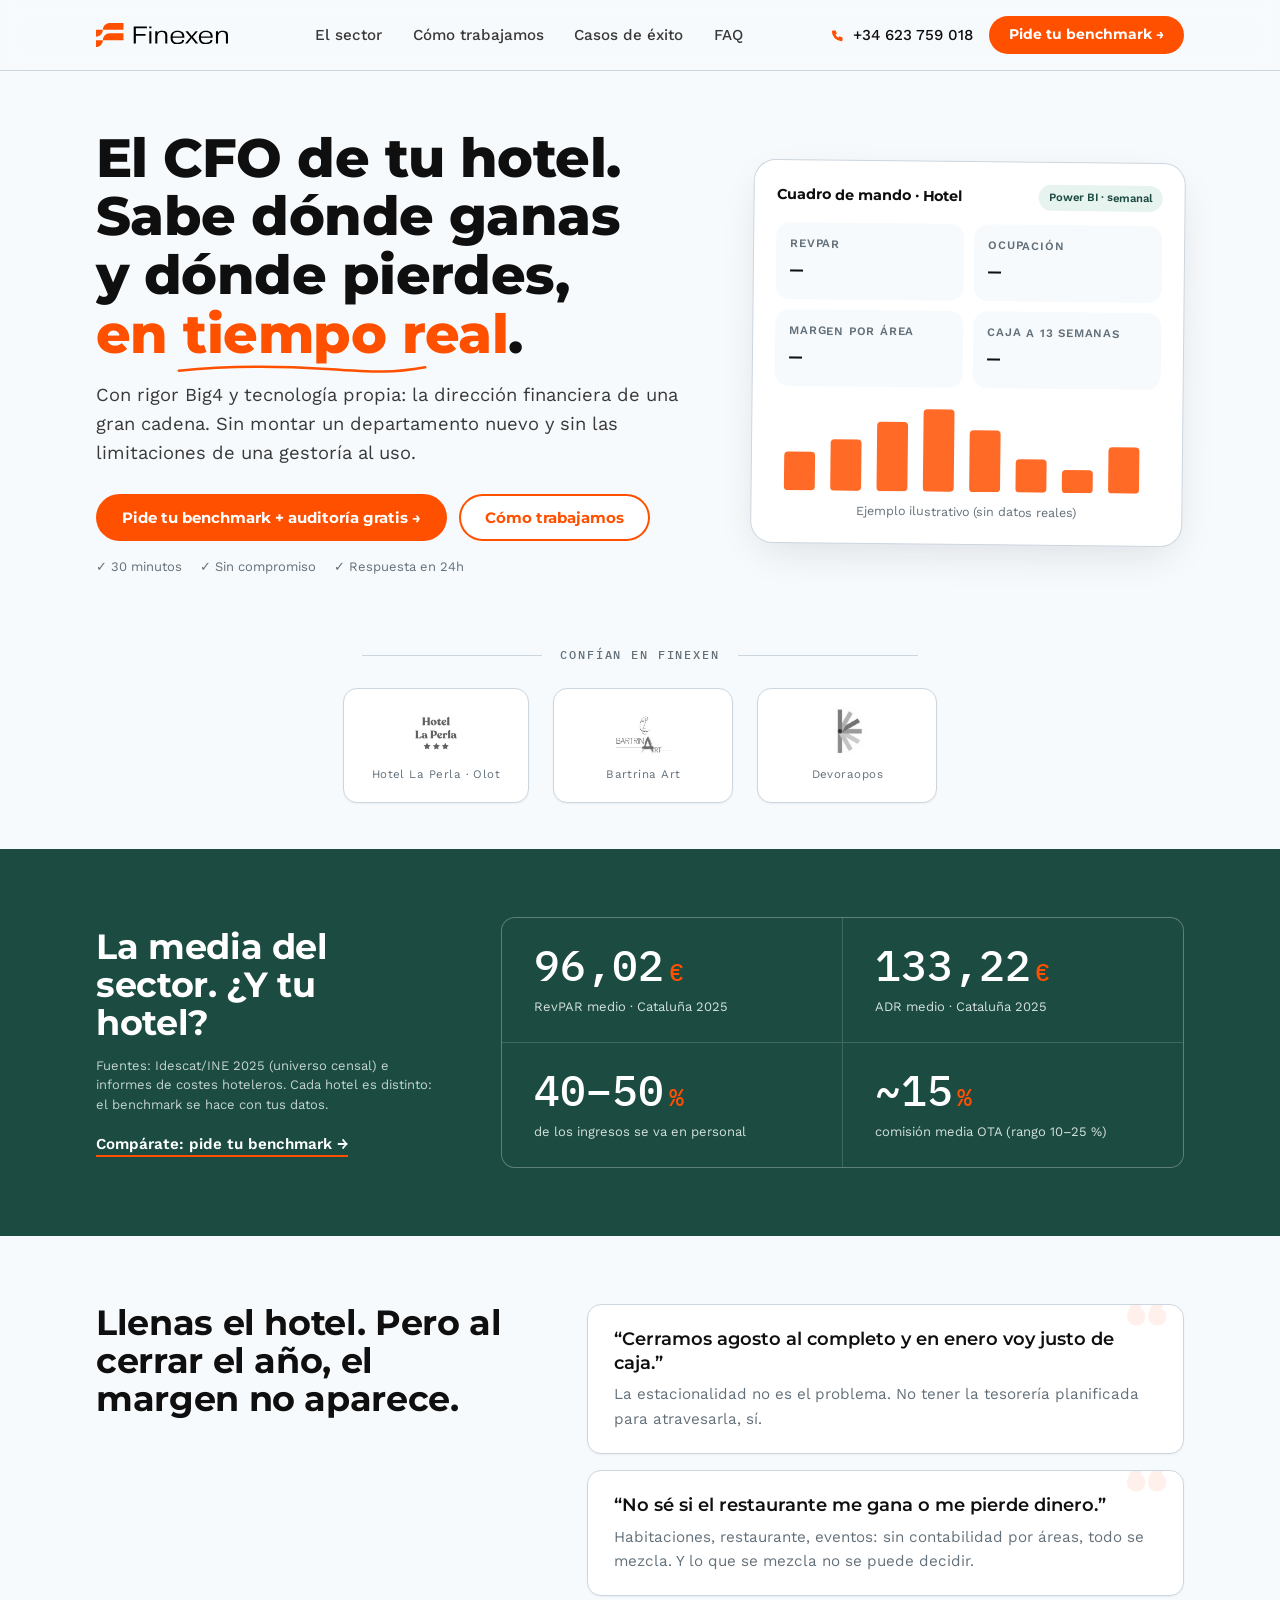
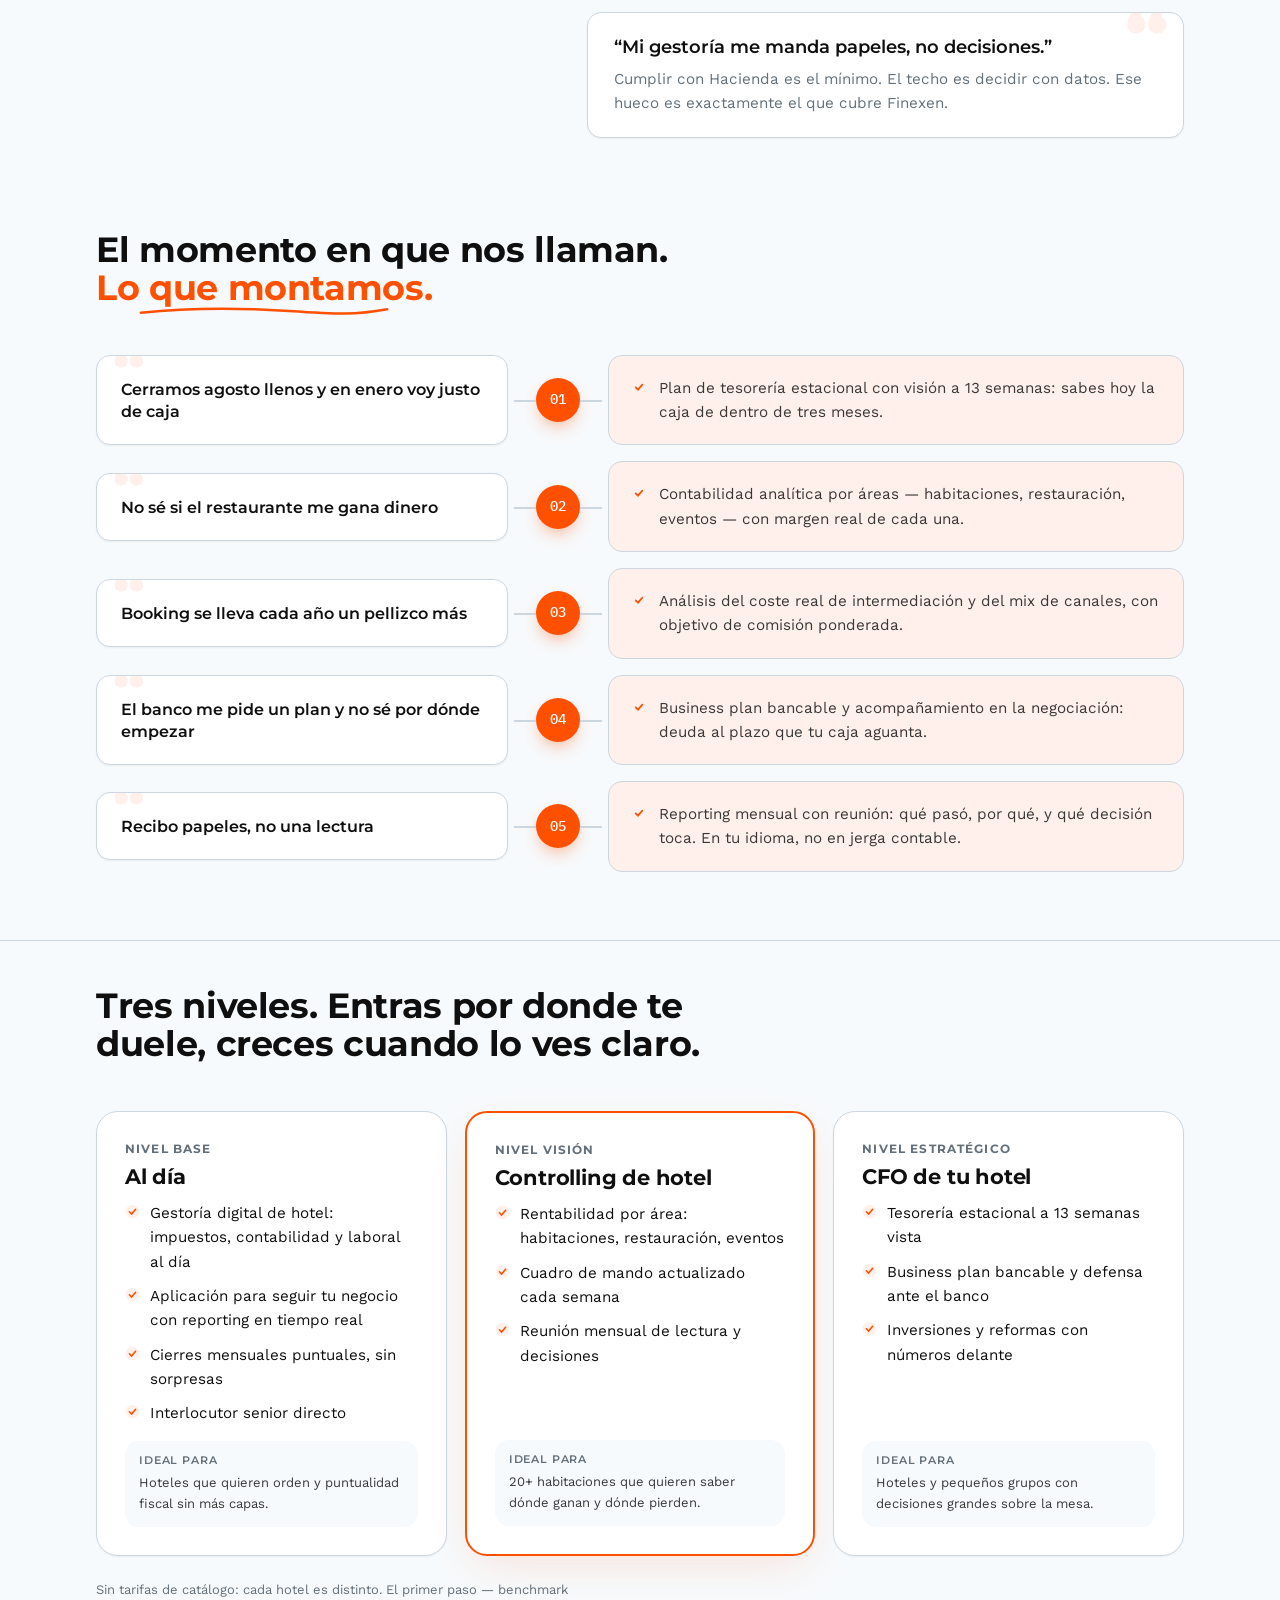
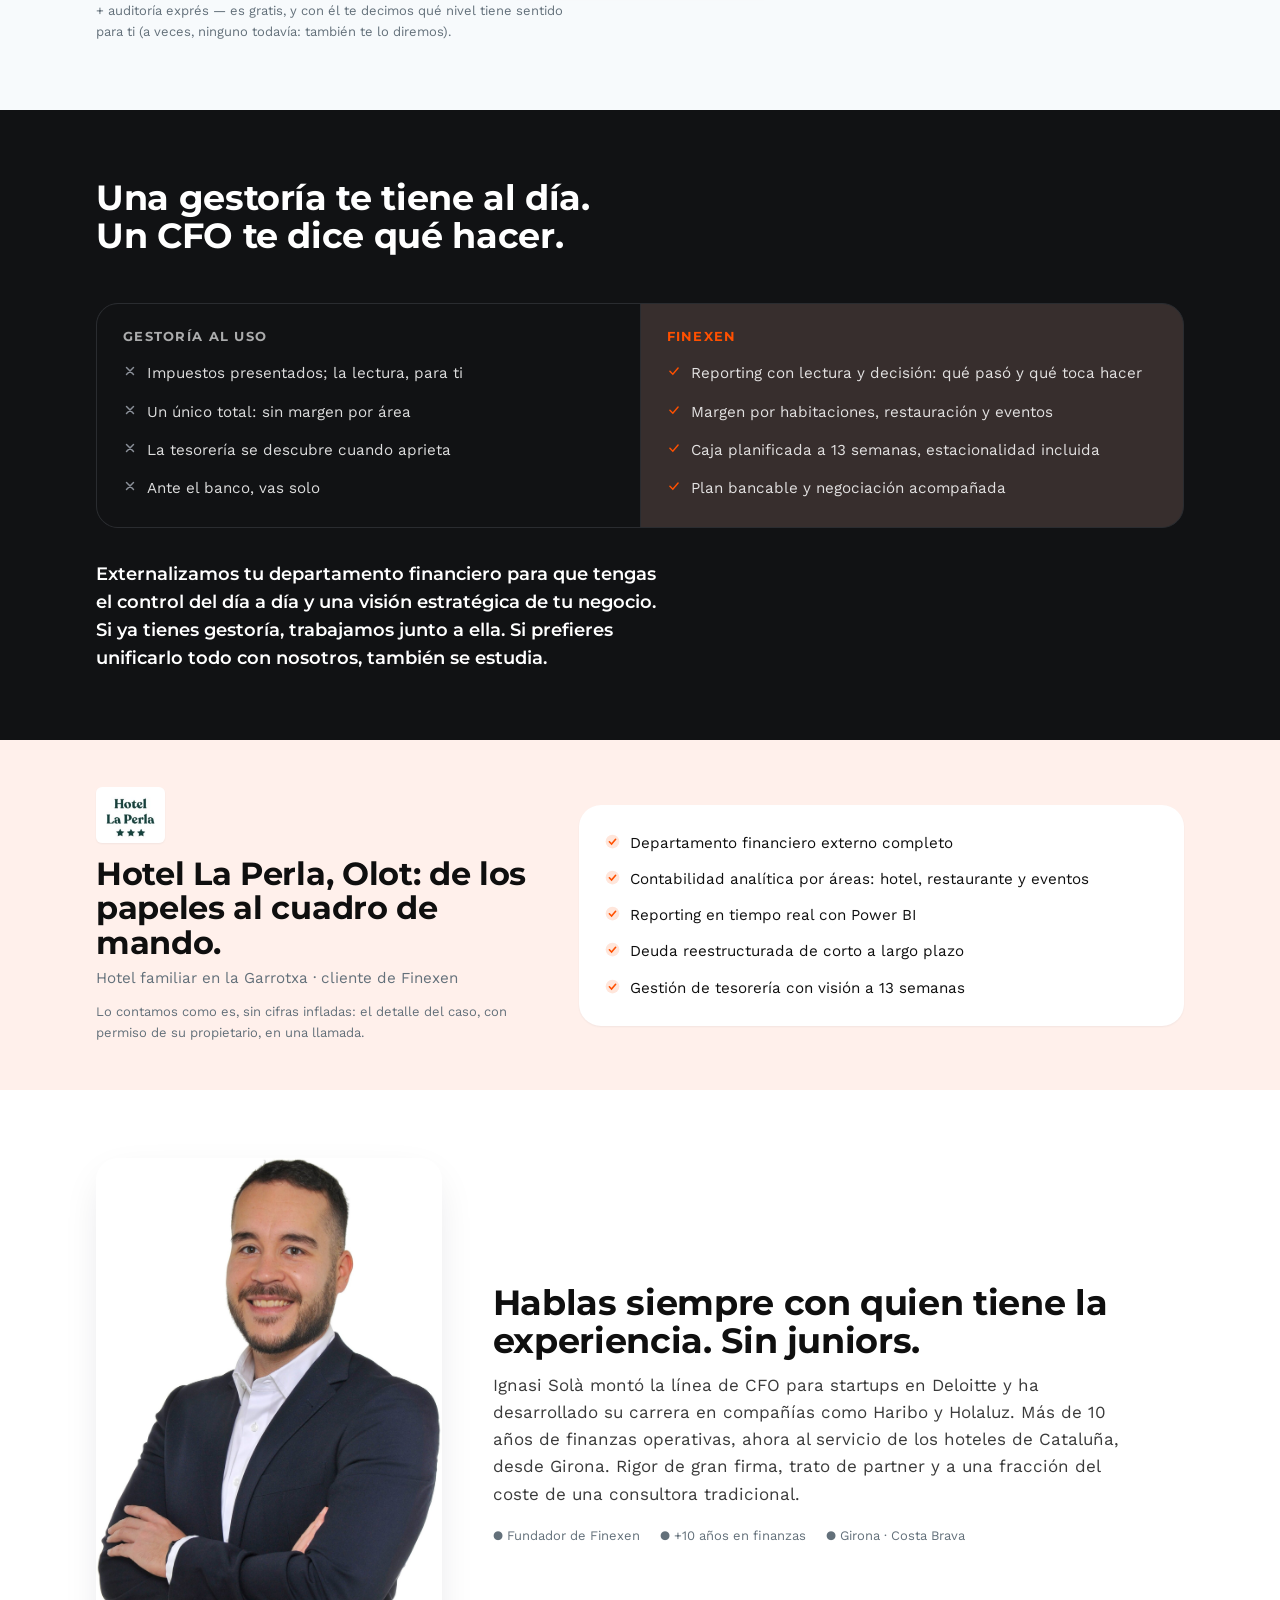
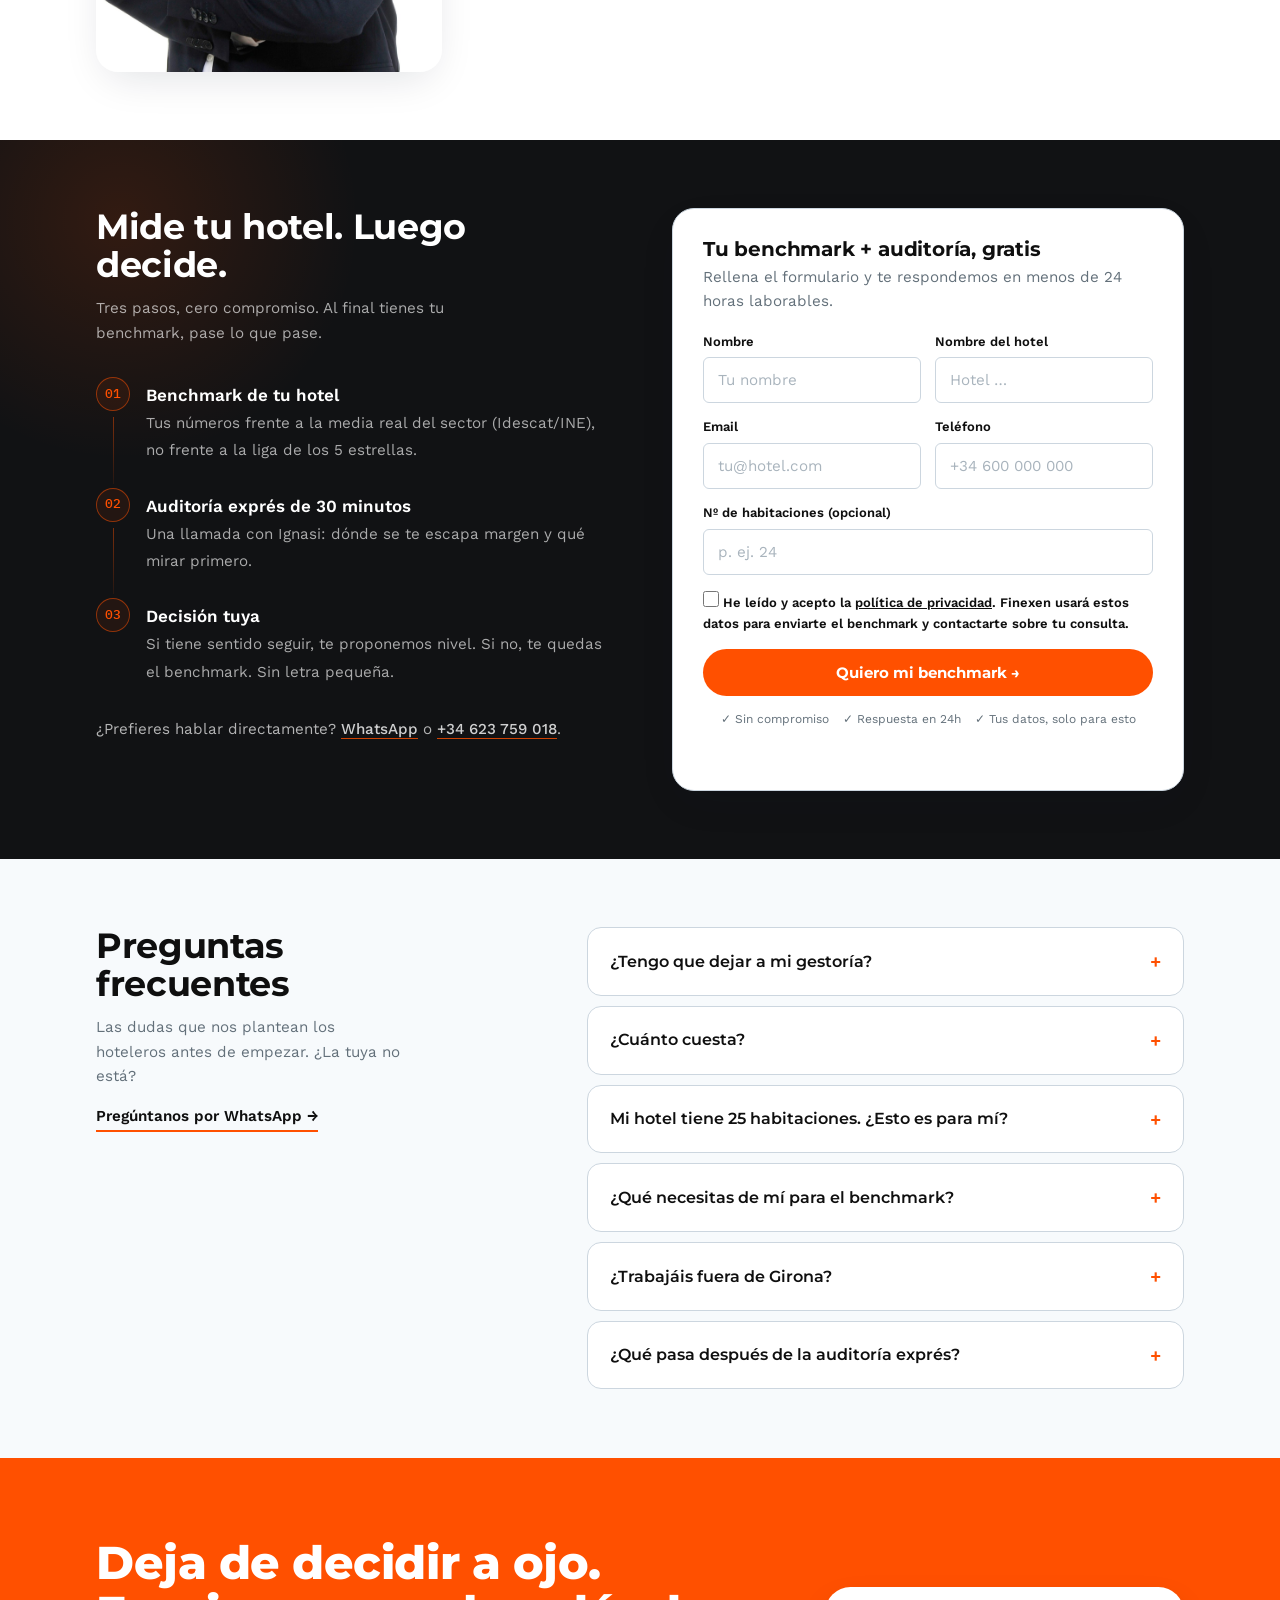
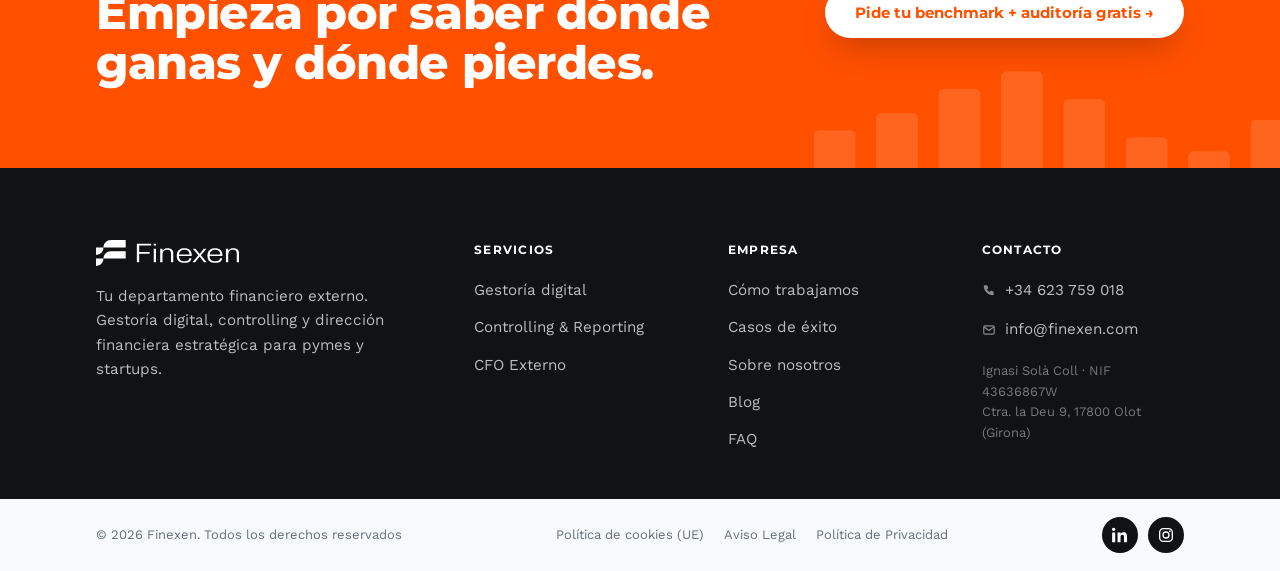
<file: index.html>
<!DOCTYPE html>
<html lang="es">
<head>
<meta charset="UTF-8">
<meta name="viewport" content="width=device-width, initial-scale=1.0">
<title>Finexen · El CFO de tu hotel</title>
<meta name="description" content="Dirección financiera para hoteles independientes de Cataluña. Benchmark y auditoría exprés gratis.">
<link rel="preconnect" href="https://fonts.googleapis.com">
<link rel="preconnect" href="https://fonts.gstatic.com" crossorigin>
<link href="https://fonts.googleapis.com/css2?family=Montserrat:wght@600;700;800&family=Work+Sans:wght@400;500;600&family=IBM+Plex+Mono:wght@500&display=swap" rel="stylesheet">
<link rel="stylesheet" href="styles.css">
<link rel="icon" href="assets/logo_finexen.svg" type="image/svg+xml">
</head>
<body>

<!-- NAV -->
<nav class="nav" aria-label="Principal">
  <div class="wrap">
    <a class="brand" href="#top" aria-label="Finexen — inicio"><img src="assets/logo_finexen.svg" alt="Finexen" width="140" height="26"></a>
    <div class="links">
      <a href="#datos">El sector</a>
      <a href="#niveles">Cómo trabajamos</a>
      <a href="#caso">Casos de éxito</a>
      <a href="#faq">FAQ</a>
    </div>
    <div class="acts">
      <a class="tel" href="tel:+34623759018" data-ev="contact_click">
        <svg width="15" height="15" viewBox="0 0 24 24" fill="none" aria-hidden="true"><path d="M5 4h4l2 5-2.5 1.5a11 11 0 0 0 5 5L15 13l5 2v4a2 2 0 0 1-2 2A16 16 0 0 1 3 6a2 2 0 0 1 2-2Z" fill="#FF5000"/></svg>
        <span>+34 623 759 018</span></a>
      <a class="btn btn-p" href="#benchmark">Pide tu benchmark →</a>
    </div>
  </div>
</nav>

<main id="top">

<!-- HERO -->
<header class="hero">
  <div class="wrap">
    <div>
      <h1>El CFO de tu hotel. Sabe dónde ganas y dónde pierdes, <span class="hl">en tiempo real</span>.</h1>
      <p class="lede">Con rigor Big4 y tecnología propia: la dirección financiera de una gran cadena. Sin montar un departamento nuevo y sin las limitaciones de una gestoría al uso.</p>
      <div class="ctas">
        <a class="btn btn-p" href="#benchmark">Pide tu benchmark + auditoría gratis →</a>
        <a class="btn btn-g" href="#niveles">Cómo trabajamos</a>
      </div>
      <div class="micro"><span>✓ 30 minutos</span><span>✓ Sin compromiso</span><span>✓ Respuesta en 24h</span></div>
    </div>
    <figure class="dash" aria-label="Ejemplo de cuadro de mando de hotel (ilustrativo)">
      <div class="dh"><b>Cuadro de mando · Hotel</b><span>Power BI · semanal</span></div>
      <div class="kpis">
        <div class="kpi"><small>RevPAR</small><b>—</b></div>
        <div class="kpi"><small>Ocupación</small><b>—</b></div>
        <div class="kpi"><small>Margen por área</small><b>—</b></div>
        <div class="kpi"><small>Caja a 13 semanas</small><b>—</b></div>
      </div>
      <svg viewBox="0 0 300 70" width="100%" height="70" aria-hidden="true">
        <g fill="#FF5000" opacity=".85">
          <rect x="8"  y="40" width="24" height="30" rx="3"/><rect x="44" y="30" width="24" height="40" rx="3"/>
          <rect x="80" y="16" width="24" height="54" rx="3"/><rect x="116" y="6" width="24" height="64" rx="3"/>
          <rect x="152" y="22" width="24" height="48" rx="3"/><rect x="188" y="44" width="24" height="26" rx="3"/>
          <rect x="224" y="52" width="24" height="18" rx="3"/><rect x="260" y="34" width="24" height="36" rx="3"/>
        </g>
      </svg>
      <figcaption class="cap">Ejemplo ilustrativo (sin datos reales)</figcaption>
    </figure>
  </div>
</header>

<!-- CLIENTES -->
<section class="clientes" aria-label="Clientes que confían en Finexen">
  <div class="wrap">
    <p class="tag">Confían en Finexen</p>
    <div class="logos">
      <figure>
        <img src="assets/logo_laperla.jpg" alt="Hotel La Perla" loading="lazy" decoding="async">
        <figcaption>Hotel La Perla · Olot</figcaption>
      </figure>
      <figure>
        <img src="assets/logo_bartrina.jpg" alt="Bartrina Art" loading="lazy" decoding="async">
        <figcaption>Bartrina Art</figcaption>
      </figure>
      <figure>
        <img src="assets/logo_devoraopos.jpg" alt="Devoraopos" loading="lazy" decoding="async">
        <figcaption>Devoraopos</figcaption>
      </figure>
    </div>
  </div>
</section>

<!-- STATS SECTOR -->
<section class="stats" id="datos" aria-label="Datos del sector">
  <div class="wrap">
    <div class="intro" data-rv>
      <h2>La media del sector. ¿Y tu hotel?</h2>
      <p class="src">Fuentes: Idescat/INE 2025 (universo censal) e informes de costes hoteleros. Cada hotel es distinto: el benchmark se hace con tus datos.</p>
      <a href="#benchmark">Compárate: pide tu benchmark →</a>
    </div>
    <div class="figs" data-rv>
      <div class="fig"><b>96,02<i>€</i></b><small>RevPAR medio · Cataluña 2025</small></div>
      <div class="fig"><b>133,22<i>€</i></b><small>ADR medio · Cataluña 2025</small></div>
      <div class="fig"><b>40–50<i>%</i></b><small>de los ingresos se va en personal</small></div>
      <div class="fig"><b>~15<i>%</i></b><small>comisión media OTA (rango 10–25 %)</small></div>
    </div>
  </div>
</section>

<!-- VOCES -->
<section class="voces">
  <div class="wrap">
    <div class="head">
      <h2>Llenas el hotel. Pero al cerrar el año, el margen no aparece.</h2>
    </div>
    <div class="list">
      <div class="voz" data-rv>
        <blockquote>“Cerramos agosto al completo y en enero voy justo de caja.”</blockquote>
        <p>La estacionalidad no es el problema. No tener la tesorería planificada para atravesarla, sí.</p>
      </div>
      <div class="voz" data-rv>
        <blockquote>“No sé si el restaurante me gana o me pierde dinero.”</blockquote>
        <p>Habitaciones, restaurante, eventos: sin contabilidad por áreas, todo se mezcla. Y lo que se mezcla no se puede decidir.</p>
      </div>
      <div class="voz" data-rv>
        <blockquote>“Mi gestoría me manda papeles, no decisiones.”</blockquote>
        <p>Cumplir con Hacienda es el mínimo. El techo es decidir con datos. Ese hueco es exactamente el que cubre Finexen.</p>
      </div>
    </div>
  </div>
</section>

<!-- TABLA FIRMA -->
<section class="tabla" aria-label="Cuándo nos llaman los hoteles">
  <div class="wrap">
    <div class="head">
      <h2>El momento en que nos llaman. <span class="hl">Lo que montamos.</span></h2>
    </div>
    <ol class="flow">
      <li data-rv>
        <div class="sit"><p>Cerramos agosto llenos y en enero voy justo de caja</p></div>
        <span class="node">01</span>
        <div class="sol"><svg width="16" height="16" viewBox="0 0 24 24" aria-hidden="true"><circle cx="12" cy="12" r="11" fill="#FFF0EB"/><path d="M7 12.5 10.5 16 17 8.5" stroke="#FF5000" stroke-width="2.5" fill="none" stroke-linecap="round"/></svg><p>Plan de tesorería estacional con visión a 13 semanas: sabes hoy la caja de dentro de tres meses.</p></div>
      </li>
      <li data-rv>
        <div class="sit"><p>No sé si el restaurante me gana dinero</p></div>
        <span class="node">02</span>
        <div class="sol"><svg width="16" height="16" viewBox="0 0 24 24" aria-hidden="true"><circle cx="12" cy="12" r="11" fill="#FFF0EB"/><path d="M7 12.5 10.5 16 17 8.5" stroke="#FF5000" stroke-width="2.5" fill="none" stroke-linecap="round"/></svg><p>Contabilidad analítica por áreas — habitaciones, restauración, eventos — con margen real de cada una.</p></div>
      </li>
      <li data-rv>
        <div class="sit"><p>Booking se lleva cada año un pellizco más</p></div>
        <span class="node">03</span>
        <div class="sol"><svg width="16" height="16" viewBox="0 0 24 24" aria-hidden="true"><circle cx="12" cy="12" r="11" fill="#FFF0EB"/><path d="M7 12.5 10.5 16 17 8.5" stroke="#FF5000" stroke-width="2.5" fill="none" stroke-linecap="round"/></svg><p>Análisis del coste real de intermediación y del mix de canales, con objetivo de comisión ponderada.</p></div>
      </li>
      <li data-rv>
        <div class="sit"><p>El banco me pide un plan y no sé por dónde empezar</p></div>
        <span class="node">04</span>
        <div class="sol"><svg width="16" height="16" viewBox="0 0 24 24" aria-hidden="true"><circle cx="12" cy="12" r="11" fill="#FFF0EB"/><path d="M7 12.5 10.5 16 17 8.5" stroke="#FF5000" stroke-width="2.5" fill="none" stroke-linecap="round"/></svg><p>Business plan bancable y acompañamiento en la negociación: deuda al plazo que tu caja aguanta.</p></div>
      </li>
      <li data-rv>
        <div class="sit"><p>Recibo papeles, no una lectura</p></div>
        <span class="node">05</span>
        <div class="sol"><svg width="16" height="16" viewBox="0 0 24 24" aria-hidden="true"><circle cx="12" cy="12" r="11" fill="#FFF0EB"/><path d="M7 12.5 10.5 16 17 8.5" stroke="#FF5000" stroke-width="2.5" fill="none" stroke-linecap="round"/></svg><p>Reporting mensual con reunión: qué pasó, por qué, y qué decisión toca. En tu idioma, no en jerga contable.</p></div>
      </li>
    </ol>
  </div>
</section>

<!-- NIVELES -->
<section class="niv" id="niveles">
  <div class="wrap">
    <div class="head">
      <h2>Tres niveles. Entras por donde te duele, creces cuando lo ves claro.</h2>
    </div>
    <div class="grid">
      <div class="ncard" data-rv>
        <span class="tier">Nivel base</span>
        <h3>Al día</h3>
        <ul>
          <li class="k"><svg width="15" height="15" viewBox="0 0 24 24" aria-hidden="true"><circle cx="12" cy="12" r="11" fill="#FFF0EB"/><path d="M7 12.5 10.5 16 17 8.5" stroke="#FF5000" stroke-width="2.5" fill="none" stroke-linecap="round"/></svg>Gestoría digital de hotel: impuestos, contabilidad y laboral al día</li>
          <li class="k"><svg width="15" height="15" viewBox="0 0 24 24" aria-hidden="true"><circle cx="12" cy="12" r="11" fill="#FFF0EB"/><path d="M7 12.5 10.5 16 17 8.5" stroke="#FF5000" stroke-width="2.5" fill="none" stroke-linecap="round"/></svg>Aplicación para seguir tu negocio con reporting en tiempo real</li>
          <li class="k"><svg width="15" height="15" viewBox="0 0 24 24" aria-hidden="true"><circle cx="12" cy="12" r="11" fill="#FFF0EB"/><path d="M7 12.5 10.5 16 17 8.5" stroke="#FF5000" stroke-width="2.5" fill="none" stroke-linecap="round"/></svg>Cierres mensuales puntuales, sin sorpresas</li>
          <li class="k"><svg width="15" height="15" viewBox="0 0 24 24" aria-hidden="true"><circle cx="12" cy="12" r="11" fill="#FFF0EB"/><path d="M7 12.5 10.5 16 17 8.5" stroke="#FF5000" stroke-width="2.5" fill="none" stroke-linecap="round"/></svg>Interlocutor senior directo</li>
        </ul>
        <div class="ideal"><b>Ideal para</b>Hoteles que quieren orden y puntualidad fiscal sin más capas.</div>
      </div>
      <div class="ncard f" data-rv>
        <span class="tier">Nivel visión</span>
        <h3>Controlling de hotel</h3>
        <ul>
          <li class="k"><svg width="15" height="15" viewBox="0 0 24 24" aria-hidden="true"><circle cx="12" cy="12" r="11" fill="#FFF0EB"/><path d="M7 12.5 10.5 16 17 8.5" stroke="#FF5000" stroke-width="2.5" fill="none" stroke-linecap="round"/></svg>Rentabilidad por área: habitaciones, restauración, eventos</li>
          <li class="k"><svg width="15" height="15" viewBox="0 0 24 24" aria-hidden="true"><circle cx="12" cy="12" r="11" fill="#FFF0EB"/><path d="M7 12.5 10.5 16 17 8.5" stroke="#FF5000" stroke-width="2.5" fill="none" stroke-linecap="round"/></svg>Cuadro de mando actualizado cada semana</li>
          <li class="k"><svg width="15" height="15" viewBox="0 0 24 24" aria-hidden="true"><circle cx="12" cy="12" r="11" fill="#FFF0EB"/><path d="M7 12.5 10.5 16 17 8.5" stroke="#FF5000" stroke-width="2.5" fill="none" stroke-linecap="round"/></svg>Reunión mensual de lectura y decisiones</li>
        </ul>
        <div class="ideal"><b>Ideal para</b>20+ habitaciones que quieren saber dónde ganan y dónde pierden.</div>
      </div>
      <div class="ncard" data-rv>
        <span class="tier">Nivel estratégico</span>
        <h3>CFO de tu hotel</h3>
        <ul>
          <li class="k"><svg width="15" height="15" viewBox="0 0 24 24" aria-hidden="true"><circle cx="12" cy="12" r="11" fill="#FFF0EB"/><path d="M7 12.5 10.5 16 17 8.5" stroke="#FF5000" stroke-width="2.5" fill="none" stroke-linecap="round"/></svg>Tesorería estacional a 13 semanas vista</li>
          <li class="k"><svg width="15" height="15" viewBox="0 0 24 24" aria-hidden="true"><circle cx="12" cy="12" r="11" fill="#FFF0EB"/><path d="M7 12.5 10.5 16 17 8.5" stroke="#FF5000" stroke-width="2.5" fill="none" stroke-linecap="round"/></svg>Business plan bancable y defensa ante el banco</li>
          <li class="k"><svg width="15" height="15" viewBox="0 0 24 24" aria-hidden="true"><circle cx="12" cy="12" r="11" fill="#FFF0EB"/><path d="M7 12.5 10.5 16 17 8.5" stroke="#FF5000" stroke-width="2.5" fill="none" stroke-linecap="round"/></svg>Inversiones y reformas con números delante</li>
        </ul>
        <div class="ideal"><b>Ideal para</b>Hoteles y pequeños grupos con decisiones grandes sobre la mesa.</div>
      </div>
    </div>
    <p class="nota">Sin tarifas de catálogo: cada hotel es distinto. El primer paso — benchmark + auditoría exprés — es gratis, y con él te decimos qué nivel tiene sentido para ti (a veces, ninguno todavía: también te lo diremos).</p>
  </div>
</section>

<!-- COMPARATIVA -->
<section class="comp">
  <div class="wrap">
    <div class="head">
      <h2>Una gestoría te tiene al día. Un CFO te dice qué hacer.</h2>
    </div>
    <div class="grid" data-rv>
      <div class="col">
        <h3>Gestoría al uso</h3>
        <ul>
          <li><svg width="14" height="14" viewBox="0 0 24 24" aria-hidden="true"><path d="M6 6l12 12M18 6 6 18" stroke="#8A8F98" stroke-width="2.5" stroke-linecap="round"/></svg>Impuestos presentados; la lectura, para ti</li>
          <li><svg width="14" height="14" viewBox="0 0 24 24" aria-hidden="true"><path d="M6 6l12 12M18 6 6 18" stroke="#8A8F98" stroke-width="2.5" stroke-linecap="round"/></svg>Un único total: sin margen por área</li>
          <li><svg width="14" height="14" viewBox="0 0 24 24" aria-hidden="true"><path d="M6 6l12 12M18 6 6 18" stroke="#8A8F98" stroke-width="2.5" stroke-linecap="round"/></svg>La tesorería se descubre cuando aprieta</li>
          <li><svg width="14" height="14" viewBox="0 0 24 24" aria-hidden="true"><path d="M6 6l12 12M18 6 6 18" stroke="#8A8F98" stroke-width="2.5" stroke-linecap="round"/></svg>Ante el banco, vas solo</li>
        </ul>
      </div>
      <div class="col">
        <h3>Finexen</h3>
        <ul>
          <li><svg width="14" height="14" viewBox="0 0 24 24" aria-hidden="true"><path d="M5 12.5 10 17.5 19 7" stroke="#FF5000" stroke-width="2.5" fill="none" stroke-linecap="round"/></svg>Reporting con lectura y decisión: qué pasó y qué toca hacer</li>
          <li><svg width="14" height="14" viewBox="0 0 24 24" aria-hidden="true"><path d="M5 12.5 10 17.5 19 7" stroke="#FF5000" stroke-width="2.5" fill="none" stroke-linecap="round"/></svg>Margen por habitaciones, restauración y eventos</li>
          <li><svg width="14" height="14" viewBox="0 0 24 24" aria-hidden="true"><path d="M5 12.5 10 17.5 19 7" stroke="#FF5000" stroke-width="2.5" fill="none" stroke-linecap="round"/></svg>Caja planificada a 13 semanas, estacionalidad incluida</li>
          <li><svg width="14" height="14" viewBox="0 0 24 24" aria-hidden="true"><path d="M5 12.5 10 17.5 19 7" stroke="#FF5000" stroke-width="2.5" fill="none" stroke-linecap="round"/></svg>Plan bancable y negociación acompañada</li>
        </ul>
      </div>
    </div>
    <p class="cierre">Externalizamos tu departamento financiero para que tengas el control del día a día y una visión estratégica de tu negocio. Si ya tienes gestoría, trabajamos junto a ella. Si prefieres unificarlo todo con nosotros, también se estudia.</p>
  </div>
</section>

<!-- CASO -->
<section class="caso" id="caso">
  <div class="wrap">
    <div>
      <img class="logo-caso" src="assets/logo_laperla.jpg" alt="Hotel La Perla" width="120" loading="lazy" decoding="async">
      <h2>Hotel La Perla, Olot: de los papeles al cuadro de mando.</h2>
      <p class="geo">Hotel familiar en la Garrotxa · cliente de Finexen</p>
      <p class="marco">Lo contamos como es, sin cifras infladas: el detalle del caso, con permiso de su propietario, en una llamada.</p>
    </div>
    <ul data-rv>
      <li class="k"><svg width="15" height="15" viewBox="0 0 24 24" aria-hidden="true"><circle cx="12" cy="12" r="11" fill="#FF5000" opacity=".14"/><path d="M7 12.5 10.5 16 17 8.5" stroke="#FF5000" stroke-width="2.5" fill="none" stroke-linecap="round"/></svg>Departamento financiero externo completo</li>
      <li class="k"><svg width="15" height="15" viewBox="0 0 24 24" aria-hidden="true"><circle cx="12" cy="12" r="11" fill="#FF5000" opacity=".14"/><path d="M7 12.5 10.5 16 17 8.5" stroke="#FF5000" stroke-width="2.5" fill="none" stroke-linecap="round"/></svg>Contabilidad analítica por áreas: hotel, restaurante y eventos</li>
      <li class="k"><svg width="15" height="15" viewBox="0 0 24 24" aria-hidden="true"><circle cx="12" cy="12" r="11" fill="#FF5000" opacity=".14"/><path d="M7 12.5 10.5 16 17 8.5" stroke="#FF5000" stroke-width="2.5" fill="none" stroke-linecap="round"/></svg>Reporting en tiempo real con Power BI</li>
      <li class="k"><svg width="15" height="15" viewBox="0 0 24 24" aria-hidden="true"><circle cx="12" cy="12" r="11" fill="#FF5000" opacity=".14"/><path d="M7 12.5 10.5 16 17 8.5" stroke="#FF5000" stroke-width="2.5" fill="none" stroke-linecap="round"/></svg>Deuda reestructurada de corto a largo plazo</li>
      <li class="k"><svg width="15" height="15" viewBox="0 0 24 24" aria-hidden="true"><circle cx="12" cy="12" r="11" fill="#FF5000" opacity=".14"/><path d="M7 12.5 10.5 16 17 8.5" stroke="#FF5000" stroke-width="2.5" fill="none" stroke-linecap="round"/></svg>Gestión de tesorería con visión a 13 semanas</li>
    </ul>
  </div>
</section>

<!-- IGNASI -->
<section class="eq">
  <div class="wrap">
    <picture data-rv>
      <img src="assets/ignasi.jpg" alt="Ignasi Solà, fundador de Finexen" loading="lazy" decoding="async">
    </picture>
    <div>
      <h2>Hablas siempre con quien tiene la experiencia. Sin juniors.</h2>
      <p class="bio">Ignasi Solà montó la línea de CFO para startups en Deloitte y ha desarrollado su carrera en compañías como Haribo y Holaluz. Más de 10 años de finanzas operativas, ahora al servicio de los hoteles de Cataluña, desde Girona. Rigor de gran firma, trato de partner y a una fracción del coste de una consultora tradicional.</p>
      <div class="firmas">
        <span>● Fundador de Finexen</span><span>● +10 años en finanzas</span><span>● Girona · Costa Brava</span>
      </div>
    </div>
  </div>
</section>

<!-- OFERTA + FORM -->
<section class="oferta" id="benchmark">
  <div class="wrap">
    <div>
      <h2>Mide tu hotel. Luego decide.</h2>
      <p class="lede">Tres pasos, cero compromiso. Al final tienes tu benchmark, pase lo que pase.</p>
      <div class="pasos">
        <div class="paso"><i>01</i><div><b>Benchmark de tu hotel</b><span>Tus números frente a la media real del sector (Idescat/INE), no frente a la liga de los 5 estrellas.</span></div></div>
        <div class="paso"><i>02</i><div><b>Auditoría exprés de 30 minutos</b><span>Una llamada con Ignasi: dónde se te escapa margen y qué mirar primero.</span></div></div>
        <div class="paso"><i>03</i><div><b>Decisión tuya</b><span>Si tiene sentido seguir, te proponemos nivel. Si no, te quedas el benchmark. Sin letra pequeña.</span></div></div>
      </div>
      <p class="alt">¿Prefieres hablar directamente? <a href="https://wa.me/34623759018?text=Hola%20Ignasi%2C%20quiero%20el%20benchmark%20de%20mi%20hotel" data-ev="contact_click" target="_blank" rel="noopener">WhatsApp</a> o <a href="tel:+34623759018" data-ev="contact_click">+34 623 759 018</a>.</p>
    </div>
    <div class="form" id="form-card">
      <form novalidate>
        <h3>Tu benchmark + auditoría, gratis</h3>
        <p class="sub">Rellena el formulario y te respondemos en menos de 24 horas laborables.</p>
        <div class="fgrid">
          <label>Nombre
            <input type="text" name="nombre" required minlength="2" autocomplete="name" placeholder="Tu nombre">
          </label>
          <label>Nombre del hotel
            <input type="text" name="hotel" required minlength="2" autocomplete="organization" placeholder="Hotel …">
          </label>
          <label>Email
            <input type="email" name="email" required autocomplete="email" placeholder="tu@hotel.com">
          </label>
          <label>Teléfono
            <input type="tel" name="telefono" required pattern="[+0-9 ]{9,15}" autocomplete="tel" placeholder="+34 600 000 000">
          </label>
        </div>
        <label>Nº de habitaciones (opcional)
          <input type="text" name="habitaciones" inputmode="numeric" pattern="[0-9]{1,4}" autocomplete="off" placeholder="p. ej. 24">
        </label>
        <div class="hp" aria-hidden="true"><input type="text" name="web_empresa" tabindex="-1" autocomplete="off"></div>
        <label class="rgpd"><input type="checkbox" name="consent" required>
          <span>He leído y acepto la <a href="https://finexen.com/politica-de-privacidad/" target="_blank" rel="noopener">política de privacidad</a>. Finexen usará estos datos para enviarte el benchmark y contactarte sobre tu consulta.</span>
        </label>
        <button class="btn btn-p" type="submit">Quiero mi benchmark →</button>
        <p class="ftrust"><span>✓ Sin compromiso</span><span>✓ Respuesta en 24h</span><span>✓ Tus datos, solo para esto</span></p>
        <p class="msg" aria-live="polite"></p>
      </form>
      <div class="gracias">
        <h3>Hecho. Revisa tu correo.</h3>
        <p>Te llega el benchmark y te escribimos en menos de 24 horas laborables para agendar la auditoría exprés. Si corre prisa: <a href="tel:+34623759018">+34 623 759 018</a>.</p>
      </div>
    </div>
  </div>
</section>

<!-- FAQ -->
<section class="faq" id="faq">
  <div class="wrap">
    <div class="head">
      <h2>Preguntas frecuentes</h2>
      <p>Las dudas que nos plantean los hoteleros antes de empezar. ¿La tuya no está?</p>
      <a class="ask" href="https://wa.me/34623759018?text=Hola%20Ignasi%2C%20tengo%20una%20duda%20sobre%20Finexen" data-ev="contact_click" target="_blank" rel="noopener">Pregúntanos por WhatsApp →</a>
    </div>
    <div class="list">
    <details><summary>¿Tengo que dejar a mi gestoría?</summary><p>No. Finexen entra como capa de dirección financiera: análisis, tesorería y decisiones. Tu gestoría puede seguir con lo suyo. Si más adelante quieres unificarlo todo en el nivel "Al día", se estudia — pero no es condición.</p></details>
    <details><summary>¿Cuánto cuesta?</summary><p>Depende del nivel y del tamaño del hotel, y no te lo vamos a decir a ciegas: primero el benchmark y la auditoría gratis, y con ellos una propuesta concreta. Una fracción del coste de un director financiero en plantilla.</p></details>
    <details><summary>Mi hotel tiene 25 habitaciones. ¿Esto es para mí?</summary><p>Ese es exactamente el perfil: hoteles independientes y pequeños grupos, a partir de unas 20 habitaciones o 500.000&nbsp;€ de facturación, en Cataluña. Si eres más pequeño, el benchmark te dirá igualmente dónde estás — y te lo quedas.</p></details>
    <details><summary>¿Qué necesitas de mí para el benchmark?</summary><p>Poca cosa: tus datos básicos de ocupación, tarifa media y estructura de ingresos. Con eso montamos la comparativa contra la media censal del sector (Idescat/INE) y la revisamos contigo en 30 minutos.</p></details>
    <details><summary>¿Trabajáis fuera de Girona?</summary><p>Sí: toda Cataluña. El trabajo del día a día es remoto (Power BI, reuniones por videollamada) y nos vemos en persona cuando toca — la base está en Girona.</p></details>
    <details><summary>¿Qué pasa después de la auditoría exprés?</summary><p>Te decimos lo que hemos visto y, solo si tiene sentido, qué nivel encaja. La decisión es tuya. Sin permanencias ni compromisos: esto funciona si te sirve.</p></details>
    </div>
  </div>
</section>

<!-- CIERRE -->
<section class="fin">
  <svg class="deco" viewBox="0 0 300 70" aria-hidden="true" preserveAspectRatio="xMaxYMax meet">
    <g fill="#FFFFFF">
      <rect x="8"  y="40" width="24" height="30" rx="3"/><rect x="44" y="30" width="24" height="40" rx="3"/>
      <rect x="80" y="16" width="24" height="54" rx="3"/><rect x="116" y="6" width="24" height="64" rx="3"/>
      <rect x="152" y="22" width="24" height="48" rx="3"/><rect x="188" y="44" width="24" height="26" rx="3"/>
      <rect x="224" y="52" width="24" height="18" rx="3"/><rect x="260" y="34" width="24" height="36" rx="3"/>
    </g>
  </svg>
  <div class="wrap">
    <div class="inner" data-rv>
      <h2>Deja de decidir a ojo. Empieza por saber dónde ganas y dónde pierdes.</h2>
      <a class="btn btn-w" href="#benchmark">Pide tu benchmark + auditoría gratis →</a>
    </div>
  </div>
</section>

</main>

<!-- FOOTER -->
<footer class="pie">
  <div class="wrap">
    <div class="cols">
      <div class="brand">
        <img src="assets/logo_finexen.svg" alt="Finexen" width="150" height="28">
        <p>Tu departamento financiero externo. Gestoría digital, controlling y dirección financiera estratégica para pymes y startups.</p>
      </div>
      <nav aria-label="Servicios">
        <h4>Servicios</h4>
        <ul>
          <li><a href="https://finexen.com/asesoria-estrategica-y-gestoria-digital/" target="_blank" rel="noopener">Gestoría digital</a></li>
          <li><a href="https://finexen.com/controlling-financiero-y-reporting/" target="_blank" rel="noopener">Controlling &amp; Reporting</a></li>
          <li><a href="https://finexen.com/direccion-financiera-externa/" target="_blank" rel="noopener">CFO Externo</a></li>
        </ul>
      </nav>
      <nav aria-label="Empresa">
        <h4>Empresa</h4>
        <ul>
          <li><a href="#niveles">Cómo trabajamos</a></li>
          <li><a href="#caso">Casos de éxito</a></li>
          <li><a href="https://finexen.com/quienes-somos/" target="_blank" rel="noopener">Sobre nosotros</a></li>
          <li><a href="https://finexen.com/blog/" target="_blank" rel="noopener">Blog</a></li>
          <li><a href="#faq">FAQ</a></li>
        </ul>
      </nav>
      <nav aria-label="Contacto">
        <h4>Contacto</h4>
        <ul>
          <li><a href="tel:+34623759018" data-ev="contact_click"><svg width="14" height="14" viewBox="0 0 24 24" fill="none" aria-hidden="true"><path d="M5 4h4l2 5-2.5 1.5a11 11 0 0 0 5 5L15 13l5 2v4a2 2 0 0 1-2 2A16 16 0 0 1 3 6a2 2 0 0 1 2-2Z" fill="currentColor"/></svg>+34 623 759 018</a></li>
          <li><a href="mailto:info@finexen.com"><svg width="14" height="14" viewBox="0 0 24 24" fill="none" aria-hidden="true"><rect x="3" y="5" width="18" height="14" rx="2" stroke="currentColor" stroke-width="2"/><path d="m4 7 8 6 8-6" stroke="currentColor" stroke-width="2" fill="none"/></svg>info@finexen.com</a></li>
          <li class="addr">Ignasi Solà Coll · NIF 43636867W<br>Ctra. la Deu 9, 17800 Olot (Girona)</li>
        </ul>
      </nav>
    </div>
  </div>
  <div class="sub">
    <div class="wrap">
      <p>© 2026 Finexen. Todos los derechos reservados</p>
      <div class="legal">
        <a href="https://finexen.com/politica-de-cookies-ue/" target="_blank" rel="noopener">Política de cookies (UE)</a>
        <a href="https://finexen.com/aviso-legal/" target="_blank" rel="noopener">Aviso Legal</a>
        <a href="https://finexen.com/politica-de-privacidad/" target="_blank" rel="noopener">Política de Privacidad</a>
      </div>
      <div class="soc">
        <a href="https://www.linkedin.com/company/finexen" target="_blank" rel="noopener" aria-label="Finexen en LinkedIn">
          <svg width="16" height="16" viewBox="0 0 24 24" fill="currentColor" aria-hidden="true"><path d="M4.98 3.5C4.98 4.88 3.87 6 2.5 6S0 4.88 0 3.5 1.12 1 2.5 1s2.48 1.12 2.48 2.5zM.22 8.09h4.56V23H.22V8.09zM8.34 8.09h4.37v2.04h.06c.61-1.15 2.1-2.37 4.32-2.37 4.62 0 5.47 3.04 5.47 6.99V23h-4.56v-7.31c0-1.74-.03-3.98-2.43-3.98-2.43 0-2.8 1.9-2.8 3.86V23H8.34V8.09z"/></svg>
        </a>
        <a href="https://www.instagram.com/finexen/" target="_blank" rel="noopener" aria-label="Finexen en Instagram">
          <svg width="16" height="16" viewBox="0 0 24 24" fill="none" stroke="currentColor" stroke-width="2" aria-hidden="true"><rect x="2.5" y="2.5" width="19" height="19" rx="5.5"/><circle cx="12" cy="12" r="4.5"/><circle cx="17.8" cy="6.2" r="1.3" fill="currentColor" stroke="none"/></svg>
        </a>
      </div>
    </div>
  </div>
</footer>

<script type="application/ld+json">
{"@context":"https://schema.org","@type":"FAQPage","mainEntity":[
{"@type":"Question","name":"¿Tengo que dejar a mi gestoría?","acceptedAnswer":{"@type":"Answer","text":"No. Finexen entra como capa de dirección financiera: análisis, tesorería y decisiones. Tu gestoría puede seguir con lo suyo."}},
{"@type":"Question","name":"¿Cuánto cuesta?","acceptedAnswer":{"@type":"Answer","text":"Depende del nivel y del tamaño del hotel: primero el benchmark y la auditoría gratis, y con ellos una propuesta concreta. Una fracción del coste de un director financiero en plantilla."}},
{"@type":"Question","name":"Mi hotel tiene 25 habitaciones. ¿Esto es para mí?","acceptedAnswer":{"@type":"Answer","text":"Ese es el perfil: hoteles independientes y pequeños grupos, a partir de unas 20 habitaciones o 500.000 € de facturación, en Cataluña."}},
{"@type":"Question","name":"¿Qué necesitas de mí para el benchmark?","acceptedAnswer":{"@type":"Answer","text":"Datos básicos de ocupación, tarifa media y estructura de ingresos. Con eso montamos la comparativa contra la media censal del sector (Idescat/INE) y la revisamos en 30 minutos."}},
{"@type":"Question","name":"¿Trabajáis fuera de Girona?","acceptedAnswer":{"@type":"Answer","text":"Sí: toda Cataluña. El día a día es remoto (Power BI, videollamadas) y nos vemos en persona cuando toca; la base está en Girona."}},
{"@type":"Question","name":"¿Qué pasa después de la auditoría exprés?","acceptedAnswer":{"@type":"Answer","text":"Te decimos lo que hemos visto y, solo si tiene sentido, qué nivel encaja. Sin permanencias: esto funciona si te sirve."}}]}
</script>
<script src="script.js" defer></script>
</body>
</html>
</file>
<file: styles.css>
/* ═══ Finexen · Landing hoteles — basada en referent.html
   Fuentes: Montserrat · Work Sans · IBM Plex Mono (Google Fonts) ═══ */

/* ── TOKENS ── */
:root{
  --c-paper:#F7FAFC; --c-white:#FFFFFF; --c-ink:#0F0F0F; --c-ink2:rgba(15,15,15,.82);
  --c-brand:#FF5000; --c-brand-ink:#FFFFFF;
  --c-peach:#FFF0EB; --c-teal:#1C4B42; --c-teal-ink:#EDF6F2;
  --c-dark:#111214; --c-dark-ink:rgba(255,255,255,.86);
  --c-line:#CCD6DF; --c-muted:#63707A; --c-focus:#0B57D0;
  --f-display:'Montserrat',Verdana,sans-serif;
  --f-text:'Work Sans',-apple-system,Helvetica,Arial,sans-serif;
  --f-mono:'IBM Plex Mono',ui-monospace,monospace;
  --fs-display:clamp(2.1rem,1.35rem + 3vw,3.4rem); --fs-h2:clamp(1.55rem,1.2rem + 1.5vw,2.2rem);
  --fs-h3:1.19rem; --fs-body:1.0625rem; --fs-small:.95rem; --fs-cap:.8125rem;
  --fs-stat:clamp(1.9rem,1.5rem + 1.6vw,2.7rem);
  --lh-display:1.08; --lh-text:1.6; --track-disp:-0.01em;
  --sp-2:.5rem; --sp-3:.75rem; --sp-4:1rem; --sp-5:1.5rem; --sp-6:2rem; --sp-7:3rem; --sp-8:4.5rem;
  --sec-y:clamp(3.25rem,2.5rem + 2.2vw,5rem); --sec-y-s:clamp(2.1rem,1.6rem + 1.6vw,3.1rem);
  --container:1160px; --gutter:clamp(1.25rem,4vw,2.25rem);
  --r-s:6px; --r-m:14px; --r-l:22px; --r-pill:100px;
  --sh-1:0 1px 2px rgba(15,23,42,.05); --sh-2:0 14px 44px -12px rgba(15,23,42,.14);
  --ease:cubic-bezier(.19,.8,.26,1); --dur-1:150ms; --dur-2:260ms;
  --c-brand-hover:#E04600; --c-brand-active:#C93F00; --c-peach-active:#FFE3D8; --c-chip-teal:#E7F3EF;
  --c-dark-line:#2A2C30; --c-line-hover:#A9B7C2; --c-error:#B3261E; --c-x:#8A8F98; --c-brand-wash:rgba(255,80,0,.06);
  --nav-h:70px;
}

/* ── RESET ── */
*,*::before,*::after{box-sizing:border-box;margin:0;padding:0}
html{scroll-behavior:smooth;scroll-padding-top:calc(var(--nav-h) + 1rem)}
body{font-family:var(--f-text);font-size:var(--fs-body);line-height:var(--lh-text);
  color:var(--c-ink2);background:var(--c-paper);overflow-x:clip}
img,picture,svg,video{display:block;max-width:100%;height:auto;border:0}
a{color:inherit;text-decoration:none}
ul,ol{list-style:none}
button,input,select,textarea{font:inherit;color:inherit;background:none;border:0;border-radius:0}
strong,b{font-weight:600}

/* ── BASE ── */
h1,h2,h3{font-family:var(--f-display);color:var(--c-ink);
  line-height:var(--lh-display);letter-spacing:var(--track-disp);overflow-wrap:anywhere;min-width:0}
a:focus-visible,button:focus-visible,input:focus-visible,summary:focus-visible{outline:2px solid var(--c-focus);outline-offset:2px}
.wrap{max-width:var(--container);margin-inline:auto;padding-inline:var(--gutter)}
.btn{display:inline-flex;align-items:center;justify-content:center;gap:8px;font-family:var(--f-display);
  font-weight:700;font-size:.95rem;line-height:1;border-radius:var(--r-pill);padding:16px 26px;cursor:pointer;
  white-space:nowrap;transition:background-color var(--dur-1) var(--ease),color var(--dur-1) var(--ease),box-shadow var(--dur-1) var(--ease)}
.btn-p{background:var(--c-brand);color:var(--c-brand-ink)}
.btn-p:hover{background:var(--c-brand-hover)}
.btn-p:active{background:var(--c-brand-active)}
.btn-p:disabled{opacity:.55;cursor:not-allowed}
.btn-g{background:var(--c-white);color:var(--c-brand);box-shadow:inset 0 0 0 2px var(--c-brand)}
.btn-g:hover{background:var(--c-peach)}
.btn-g:active{background:var(--c-peach-active)}
.hl{color:var(--c-brand);position:relative;white-space:nowrap}
.hl::after{content:"";position:absolute;left:0;right:0;bottom:-7px;height:10px;
  background:url("data:image/svg+xml,%3Csvg xmlns='http://www.w3.org/2000/svg' width='300' height='12' viewBox='0 0 300 12'%3E%3Cpath d='M2 8 C 60 2 120 2 180 6 S 260 11 298 4' stroke='%23FF5000' stroke-width='3' fill='none' stroke-linecap='round'/%3E%3C/svg%3E") no-repeat center/100% 100%}
.mono{font-family:var(--f-mono);font-weight:500;letter-spacing:-.01em}
.k{display:flex;gap:10px;align-items:flex-start;font-size:var(--fs-small);color:var(--c-ink)}
.k svg{flex:0 0 auto;margin-top:3px}

/* ── NAV ── */
.nav{position:sticky;top:0;z-index:30;background:color-mix(in srgb,var(--c-paper) 88%,transparent);
  backdrop-filter:blur(8px);-webkit-backdrop-filter:blur(8px);border-bottom:1px solid var(--c-line);
  transition:box-shadow var(--dur-2) var(--ease)}
.nav.scrolled{box-shadow:0 8px 28px -14px rgba(15,23,42,.22)}
.nav .wrap{display:flex;align-items:center;justify-content:space-between;gap:var(--sp-5);height:var(--nav-h)}
.nav img{height:24px;width:auto}
.nav .links{display:flex;align-items:center;gap:clamp(1.1rem,2.4vw,2rem);margin-inline:auto}
.nav .links a{position:relative;font-weight:500;font-size:var(--fs-small);color:var(--c-ink2);padding:6px 0;white-space:nowrap}
.nav .links a::after{content:"";position:absolute;left:0;right:100%;bottom:0;height:2px;background:var(--c-brand);
  transition:right var(--dur-2) var(--ease)}
.nav .links a:hover{color:var(--c-ink)}
.nav .links a:hover::after{right:0}
.nav .acts{display:flex;align-items:center;gap:var(--sp-4)}
.nav .tel{font-weight:500;font-size:var(--fs-small);color:var(--c-ink);display:flex;align-items:center;gap:8px;white-space:nowrap}
.nav .tel:hover{color:var(--c-brand)}
.nav .btn{padding:12px 20px;font-size:.85rem}
@media(max-width:1080px){.nav .tel span{display:none}}
@media(max-width:900px){.nav .links{display:none}}
@media(max-width:640px){
  .nav .btn{padding:11px 16px;font-size:.78rem}
}

/* ── HERO (split asimétrico 7/5) ── */
.hero{padding-block:clamp(2.5rem,2rem + 2vw,4rem) var(--sec-y)}
.hero .wrap{display:grid;grid-template-columns:minmax(0,7fr) minmax(0,5fr);gap:clamp(2rem,4vw,4rem);align-items:center}
.hero h1{font-size:var(--fs-display);font-weight:800;margin:0 0 16px;text-wrap:balance}
.hero .lede{font-size:1.15rem;max-width:56ch;color:var(--c-ink2)}
.hero .ctas{display:flex;gap:12px;flex-wrap:wrap;margin-top:26px}
.hero .micro{display:flex;gap:18px;flex-wrap:wrap;margin-top:16px;color:var(--c-muted);font-size:var(--fs-cap)}
.hero .micro span{display:inline-flex;align-items:center;gap:6px}
@media(max-width:900px){.hero .wrap{grid-template-columns:minmax(0,1fr)}}
@media(max-width:640px){.hero .ctas .btn{width:100%;white-space:normal;text-align:center}}

/* panel dashboard (mock etiquetado) */
.dash{background:var(--c-white);border:1px solid var(--c-line);border-radius:var(--r-l);
  padding:22px;box-shadow:var(--sh-2);transform:rotate(.6deg)}
.dash .dh{display:flex;justify-content:space-between;align-items:center;gap:8px;margin-bottom:14px;flex-wrap:wrap}
.dash .dh b{font-family:var(--f-display);font-weight:700;font-size:.9rem;color:var(--c-ink)}
.dash .dh span{font-size:.7rem;color:var(--c-teal);font-weight:600;background:var(--c-chip-teal);padding:4px 10px;border-radius:var(--r-pill);white-space:nowrap}
.kpis{display:grid;grid-template-columns:minmax(0,1fr) minmax(0,1fr);gap:10px;margin-bottom:14px}
.kpi{background:var(--c-paper);border-radius:var(--r-m);padding:12px 14px}
.kpi small{display:block;font-size:.72rem;color:var(--c-muted);text-transform:uppercase;letter-spacing:.07em;font-weight:600}
.kpi b{font-family:var(--f-mono);font-weight:500;font-size:1.35rem;color:var(--c-ink)}
.dash .cap{font-size:.78rem;color:var(--c-muted);text-align:center;margin-top:10px}

/* ── CLIENTES (logos) ── */
.clientes{padding-block:0 var(--sec-y-s)}
.clientes .tag{display:flex;align-items:center;gap:18px;justify-content:center;text-align:center;
  font-family:var(--f-mono);font-weight:500;font-size:.72rem;letter-spacing:.16em;text-transform:uppercase;color:var(--c-muted);
  margin-bottom:var(--sp-5)}
.clientes .tag::before,.clientes .tag::after{content:"";flex:1;max-width:180px;height:1px;background:var(--c-line)}
.clientes .logos{display:flex;justify-content:center;align-items:stretch;gap:clamp(.9rem,2.5vw,1.5rem);flex-wrap:wrap}
.clientes .logos figure{display:flex;flex-direction:column;align-items:center;gap:10px;
  background:var(--c-white);border:1px solid var(--c-line);border-radius:var(--r-m);
  padding:18px 28px;min-width:180px;box-shadow:var(--sh-1);
  transition:transform var(--dur-2) var(--ease),box-shadow var(--dur-2) var(--ease),border-color var(--dur-2) var(--ease)}
.clientes .logos figure:hover{transform:translateY(-4px);box-shadow:var(--sh-2);border-color:var(--c-line-hover)}
.clientes .logos img{height:48px;width:auto;filter:grayscale(1);opacity:.8;
  transition:filter var(--dur-2) var(--ease),opacity var(--dur-2) var(--ease)}
.clientes .logos figure:hover img{filter:none;opacity:1}
.clientes .logos figcaption{font-size:.72rem;color:var(--c-muted);letter-spacing:.04em;white-space:nowrap}
@media(max-width:640px){
  .clientes .logos figure{flex:1 1 calc(50% - .9rem);min-width:140px;padding:14px 16px}
  .clientes .logos img{height:38px}
}

/* ── STATS BAND (teal) ── */
.stats{background:var(--c-teal);color:var(--c-teal-ink);padding-block:var(--sec-y)}
.stats .wrap{display:grid;grid-template-columns:minmax(0,4fr) minmax(0,8fr);gap:clamp(2rem,5vw,4.5rem);align-items:center}
.stats .intro h2{color:#fff;font-size:var(--fs-h2);font-weight:700;margin:0 0 14px;max-width:15ch}
.stats .intro .src{font-size:var(--fs-cap);color:var(--c-teal-ink);opacity:.8;max-width:42ch;margin-bottom:16px;line-height:1.5}
.stats .intro a{color:#fff;font-weight:600;font-size:var(--fs-small);border-bottom:2px solid var(--c-brand);padding-bottom:2px}
.stats .intro a:hover{color:var(--c-brand)}
.stats .figs{display:grid;grid-template-columns:1fr 1fr;gap:1px;background:rgba(255,255,255,.16);
  border:1px solid rgba(255,255,255,.16);border-radius:var(--r-m);overflow:hidden}
.stats .fig{padding:clamp(1.1rem,2vw,1.6rem) clamp(1.2rem,2.5vw,2rem);background:var(--c-teal)}
.stats .fig b{font-family:var(--f-mono);font-weight:500;font-size:var(--fs-stat);color:#fff;display:flex;align-items:baseline;gap:.1em;line-height:1;font-variant-numeric:tabular-nums}
.stats .fig b i{font-style:normal;color:var(--c-brand);font-size:.58em;font-weight:500}
.stats .fig small{display:block;margin-top:.7rem;font-size:var(--fs-cap);color:var(--c-teal-ink);opacity:.88;line-height:1.4}
@media(max-width:820px){.stats .wrap{grid-template-columns:minmax(0,1fr);gap:clamp(1.75rem,5vw,2.5rem)}}

/* ── VOCES ── */
.voces{padding-block:var(--sec-y) var(--sec-y-s)}
.voces .wrap{display:grid;grid-template-columns:minmax(0,5fr) minmax(0,7fr);gap:clamp(2rem,5vw,4rem);align-items:start}
.voces .head{position:sticky;top:calc(var(--nav-h) + 1.5rem)}
.voces h2{font-size:var(--fs-h2);font-weight:700;max-width:18ch}
.voces .list{display:flex;flex-direction:column;gap:var(--sp-4)}
.voz{position:relative;overflow:clip;padding:22px 26px;background:var(--c-white);
  border:1px solid var(--c-line);border-radius:var(--r-m);box-shadow:var(--sh-1)}
.voz::before{content:"“";position:absolute;top:-18px;right:14px;font-family:var(--f-display);font-weight:800;
  font-size:5rem;line-height:1;color:var(--c-peach);z-index:0;pointer-events:none}
.voz blockquote{position:relative;z-index:1;font-family:var(--f-display);font-weight:600;font-size:1.12rem;color:var(--c-ink);line-height:1.32}
.voz p{position:relative;z-index:1;font-size:var(--fs-small);color:var(--c-muted);margin-top:8px}
@media(max-width:820px){.voces .wrap{grid-template-columns:minmax(0,1fr)}.voces .head{position:static}}

/* ── TABLA FIRMA (flow editorial) ── */
.tabla{padding-block:var(--sec-y-s) var(--sec-y)}
.tabla .head{max-width:640px;margin-bottom:var(--sp-7)}
.tabla h2{font-size:var(--fs-h2);font-weight:700}
.flow{display:flex;flex-direction:column;gap:16px}
.flow li{display:grid;grid-template-columns:minmax(0,5fr) 56px minmax(0,7fr);column-gap:22px;align-items:center}
.flow .sit{position:relative;overflow:clip;background:var(--c-white);border:1px solid var(--c-line);
  border-radius:var(--r-m);padding:22px 24px;box-shadow:var(--sh-1)}
.flow .sit::before{content:"“";position:absolute;top:-16px;left:16px;font-family:var(--f-display);font-weight:800;
  font-size:3.6rem;line-height:1;color:var(--c-peach);z-index:0}
.flow .sit p{position:relative;z-index:1;font-family:var(--f-display);font-weight:600;color:var(--c-ink);
  font-size:1.02rem;line-height:1.35}
.flow .node{position:relative;display:flex;align-items:center;justify-content:center;width:44px;height:44px;
  margin-inline:auto;border-radius:50%;background:var(--c-brand);color:#fff;font-family:var(--f-mono);
  font-weight:500;font-size:.85rem;box-shadow:0 8px 18px -6px rgba(255,80,0,.5);z-index:1}
.flow .node::before,.flow .node::after{content:"";position:absolute;top:50%;height:2px;width:22px;background:var(--c-line)}
.flow .node::before{right:100%}
.flow .node::after{left:100%}
.flow .sol{display:flex;gap:12px;align-items:flex-start;background:var(--c-peach);border:1px solid var(--c-line);
  border-radius:var(--r-m);padding:20px 22px}
.flow .sol svg{flex:0 0 auto;margin-top:3px}
.flow .sol p{font-size:var(--fs-small);color:var(--c-ink2)}
@media(max-width:760px){
  .flow li{grid-template-columns:minmax(0,1fr);row-gap:0}
  .flow .node{margin-block:8px}
  .flow .node::before,.flow .node::after{left:50%;top:auto;width:2px;height:10px;transform:translateX(-50%)}
  .flow .node::before{bottom:100%}
  .flow .node::after{top:100%}
}

/* ── NIVELES ── */
.niv{padding-block:var(--sec-y-s) var(--sec-y);background:var(--c-paper);border-top:1px solid var(--c-line)}
.niv .head{max-width:660px;margin-bottom:var(--sp-7)}
.niv h2{font-size:var(--fs-h2);font-weight:700}
.niv .grid{display:grid;grid-template-columns:repeat(3,minmax(0,1fr));gap:18px;align-items:stretch}
.ncard{position:relative;background:var(--c-white);border:1px solid var(--c-line);border-radius:var(--r-l);
  padding:28px;display:flex;flex-direction:column;box-shadow:var(--sh-1)}
.ncard.f{border:2px solid var(--c-brand);box-shadow:0 14px 44px -10px rgba(255,80,0,.16);transform:translateY(-8px)}
.tier{font-family:var(--f-display);font-weight:700;font-size:.72rem;letter-spacing:.1em;text-transform:uppercase;color:var(--c-muted)}
.ncard h3{font-size:1.3rem;font-weight:700;margin:8px 0 12px}
.ncard ul{display:flex;flex-direction:column;gap:10px;flex:1}
.ideal{background:var(--c-paper);border-radius:var(--r-m);padding:12px 14px;font-size:var(--fs-cap);margin-top:16px;color:var(--c-ink2)}
.ideal b{display:block;font-family:var(--f-display);font-size:.66rem;letter-spacing:.08em;color:var(--c-muted);text-transform:uppercase;margin-bottom:3px}
.niv .nota{margin-top:var(--sp-5);font-size:var(--fs-cap);color:var(--c-muted);max-width:60ch}
@media(max-width:900px){.niv .grid{grid-template-columns:minmax(0,1fr)}.ncard.f{transform:none}}

/* ── COMPARATIVA (dark) ── */
.comp{background:var(--c-dark);color:var(--c-dark-ink);padding-block:var(--sec-y)}
.comp h2{color:#fff;font-size:var(--fs-h2);font-weight:700;max-width:22ch}
.comp .head{margin-bottom:var(--sp-7)}
.comp .grid{display:grid;grid-template-columns:minmax(0,1fr) minmax(0,1fr);gap:1px;background:var(--c-dark-line);
  border:1px solid var(--c-dark-line);border-radius:var(--r-l);overflow:hidden}
.comp .col{padding:26px;background:var(--c-dark)}
.comp .col+.col{background:var(--c-brand-wash)}
.comp .col h3{color:rgba(255,255,255,.65);font-size:.8rem;letter-spacing:.1em;text-transform:uppercase;font-weight:700;margin-bottom:18px}
.comp .col+.col h3{color:var(--c-brand)}
.comp ul{display:flex;flex-direction:column;gap:14px;font-size:var(--fs-small)}
.comp li{display:flex;gap:10px;align-items:flex-start}
.comp li svg{flex:0 0 auto;margin-top:3px}
.comp .cierre{margin-top:var(--sp-6);font-family:var(--f-display);font-weight:600;color:#fff;font-size:1.1rem;max-width:48ch}
@media(max-width:720px){.comp .grid{grid-template-columns:minmax(0,1fr)}}

/* ── CASO LA PERLA (peach) ── */
.caso{background:var(--c-peach);padding-block:var(--sec-y-s)}
.caso .wrap{display:grid;grid-template-columns:minmax(0,5fr) minmax(0,7fr);gap:clamp(1.5rem,4vw,3.5rem);align-items:center}
.caso .logo-caso{height:56px;width:auto;border-radius:var(--r-s);margin-bottom:14px;box-shadow:var(--sh-1)}
.caso h2{font-size:clamp(1.4rem,1.1rem + 1.4vw,2rem);font-weight:700}
.caso .geo{font-size:var(--fs-small);color:var(--c-muted);margin-top:6px}
.caso ul{display:flex;flex-direction:column;gap:12px;background:var(--c-white);border-radius:var(--r-l);padding:26px;box-shadow:var(--sh-1)}
.caso .marco{font-size:var(--fs-cap);color:var(--c-muted);margin-top:12px;max-width:52ch}
@media(max-width:820px){.caso .wrap{grid-template-columns:minmax(0,1fr)}}

/* ── IGNASI ── */
.eq{background:var(--c-white);padding-block:var(--sec-y)}
.eq .wrap{display:grid;grid-template-columns:minmax(0,4fr) minmax(0,8fr);gap:clamp(1.5rem,4vw,3.5rem);align-items:center}
.eq img{border-radius:var(--r-l);box-shadow:var(--sh-2);width:100%;height:auto}
.eq h2{font-size:var(--fs-h2);font-weight:700;margin:0 0 12px}
.eq .bio{max-width:58ch}
.eq .firmas{display:flex;gap:20px;flex-wrap:wrap;margin-top:18px;font-size:var(--fs-cap);color:var(--c-muted)}
.eq .firmas span{display:inline-flex;gap:6px;align-items:center}
@media(max-width:820px){.eq .wrap{grid-template-columns:minmax(0,1fr)}.eq img{max-width:340px}}

/* ── OFERTA + FORM (dark) ── */
.oferta{background:var(--c-dark);color:var(--c-dark-ink);padding-block:var(--sec-y);position:relative;overflow:clip}
.oferta::before{content:"";position:absolute;top:-180px;left:-140px;width:520px;height:520px;border-radius:50%;
  background:radial-gradient(circle,rgba(255,80,0,.14),transparent 65%);pointer-events:none}
.oferta .wrap{position:relative;display:grid;grid-template-columns:minmax(0,6fr) minmax(0,6fr);gap:clamp(2rem,5vw,4.5rem);align-items:start}
.oferta h2{color:#fff;font-size:var(--fs-h2);font-weight:700;max-width:20ch}
.oferta .lede{margin-top:12px;font-size:var(--fs-small);opacity:.75;max-width:44ch}
.oferta .pasos{margin-top:var(--sp-6);display:flex;flex-direction:column}
.paso{position:relative;display:flex;gap:16px;align-items:flex-start;padding-bottom:24px}
.paso:last-child{padding-bottom:0}
.paso:not(:last-child)::before{content:"";position:absolute;left:17px;top:40px;bottom:4px;width:1px;
  background:linear-gradient(rgba(255,80,0,.45),rgba(255,80,0,.08))}
.paso i{flex:0 0 34px;height:34px;display:flex;align-items:center;justify-content:center;
  font-family:var(--f-mono);font-style:normal;font-weight:500;color:var(--c-brand);font-size:.8rem;
  border:1px solid rgba(255,80,0,.5);border-radius:50%;background:rgba(255,80,0,.08)}
.paso div b{display:block;color:#fff;font-weight:600;padding-top:5px}
.paso div span{font-size:var(--fs-small);opacity:.75}
.oferta .alt{margin-top:var(--sp-6);font-size:var(--fs-small);opacity:.8}
.oferta .alt a{color:#fff;border-bottom:1px solid var(--c-brand);font-weight:500}
.form{background:var(--c-white);color:var(--c-ink2);border:1px solid var(--c-line);
  border-radius:var(--r-l);padding:30px;box-shadow:var(--sh-2)}
.form h3{font-size:1.25rem;font-weight:700;margin-bottom:4px}
.form .sub{font-size:var(--fs-small);color:var(--c-muted);margin-bottom:18px}
.form .fgrid{display:grid;grid-template-columns:minmax(0,1fr) minmax(0,1fr);gap:0 14px}
.form label{display:block;font-size:var(--fs-cap);font-weight:600;color:var(--c-ink);margin-bottom:14px}
.form input[type=text],.form input[type=email],.form input[type=tel]{
  display:block;width:100%;height:46px;margin-top:5px;padding:0 14px;background:var(--c-white);
  border:1px solid var(--c-line);border-radius:var(--r-s);font-size:var(--fs-small);color:var(--c-ink);font-weight:400;
  transition:border-color var(--dur-1) var(--ease),box-shadow var(--dur-1) var(--ease)}
.form input::placeholder{color:#A9B4BD}
.form input:hover{border-color:var(--c-line-hover)}
.form input:focus-visible{outline:0;border-color:var(--c-brand);box-shadow:0 0 0 3px rgba(255,80,0,.15)}
.form .ftrust{display:flex;justify-content:center;gap:14px;flex-wrap:wrap;margin-top:14px;
  font-size:.75rem;color:var(--c-muted)}
@media(max-width:560px){.form .fgrid{grid-template-columns:minmax(0,1fr)}}
.hp{position:absolute;left:-9999px;top:auto;width:1px;height:1px;overflow:hidden}
.rgpd{display:flex;gap:10px;align-items:flex-start;font-size:.8rem;color:var(--c-muted);font-weight:400;margin:4px 0 16px}
.rgpd input{width:16px;height:16px;margin-top:2px;accent-color:var(--c-brand)}
.rgpd a{color:var(--c-ink);text-decoration:underline}
.form .btn{width:100%;white-space:normal}
.form .msg{min-height:1lh;font-size:var(--fs-cap);margin-top:10px;color:var(--c-error)}
.form .msg.ok{color:var(--c-teal)}
.gracias{display:none;text-align:left;padding:10px 0}
.gracias h3{margin-bottom:8px}
.gracias p{font-size:var(--fs-small)}
.gracias a{text-decoration:underline}
.form.done form{display:none}
.form.done .gracias{display:block}
@media(max-width:860px){.oferta .wrap{grid-template-columns:minmax(0,1fr)}}
@media(max-width:480px){.form{padding:22px 18px}}

/* ── FAQ ── */
.faq{padding-block:var(--sec-y)}
.faq .wrap{display:grid;grid-template-columns:minmax(0,5fr) minmax(0,7fr);gap:clamp(2rem,5vw,4rem);align-items:start}
.faq .head{position:sticky;top:calc(var(--nav-h) + 1.5rem)}
.faq h2{font-size:var(--fs-h2);font-weight:700;max-width:14ch}
.faq .head p{margin-top:12px;font-size:var(--fs-small);color:var(--c-muted);max-width:34ch}
.faq .ask{display:inline-block;margin-top:16px;font-weight:600;font-size:var(--fs-small);color:var(--c-ink);
  border-bottom:2px solid var(--c-brand);padding-bottom:2px}
.faq .ask:hover{color:var(--c-brand)}
.faq .list{display:flex;flex-direction:column;gap:10px}
.faq details{background:var(--c-white);border:1px solid var(--c-line);border-radius:var(--r-m);
  transition:border-color var(--dur-1) var(--ease),box-shadow var(--dur-1) var(--ease)}
.faq details:hover{border-color:var(--c-line-hover)}
.faq details[open]{border-color:var(--c-brand);box-shadow:var(--sh-1)}
.faq summary{cursor:pointer;list-style:none;display:flex;justify-content:space-between;gap:14px;align-items:center;
  padding:18px 22px;font-family:var(--f-display);font-weight:600;color:var(--c-ink);font-size:1rem}
.faq summary::-webkit-details-marker{display:none}
.faq summary::after{content:"+";font-family:var(--f-mono);color:var(--c-brand);font-size:1.2rem;flex:0 0 auto;
  transition:transform var(--dur-2) var(--ease)}
.faq details[open] summary::after{content:"+";transform:rotate(45deg)}
.faq details p{padding:0 22px 18px;font-size:var(--fs-small);max-width:70ch}
@media(max-width:820px){.faq .wrap{grid-template-columns:minmax(0,1fr)}.faq .head{position:static}}

/* ── CIERRE ── */
.fin{position:relative;overflow:clip;background:var(--c-brand);color:#fff;
  padding-block:clamp(3.5rem,3rem + 2.5vw,5.5rem)}
.fin .deco{position:absolute;right:-40px;bottom:-14px;width:min(520px,55vw);height:auto;opacity:.12;pointer-events:none}
.fin .inner{position:relative;display:grid;grid-template-columns:minmax(0,8fr) minmax(0,4fr);
  gap:clamp(1.5rem,4vw,3.5rem);align-items:center}
.fin h2{color:#fff;font-size:clamp(1.7rem,1.2rem + 2.4vw,2.9rem);font-weight:800;max-width:22ch;text-wrap:balance}
.fin .btn-w{background:#fff;color:var(--c-brand);justify-self:end;padding:18px 30px;
  box-shadow:0 14px 34px -10px rgba(0,0,0,.28)}
.fin .btn-w:hover{background:var(--c-peach)}
.fin .btn-w:active{background:var(--c-peach-active)}
@media(max-width:820px){
  .fin .inner{grid-template-columns:minmax(0,1fr)}
  .fin .btn-w{justify-self:start}
}
@media(max-width:640px){.fin .btn-w{width:100%;white-space:normal;text-align:center}}

/* ── FOOTER ── */
.pie{background:var(--c-dark);color:rgba(255,255,255,.72);font-size:var(--fs-small)}
.pie .cols{display:grid;grid-template-columns:minmax(0,4.2fr) minmax(0,2.6fr) minmax(0,2.6fr) minmax(0,2.6fr);
  gap:clamp(2rem,4vw,3.5rem);padding-block:var(--sp-8) var(--sp-7)}
.pie .brand img{height:26px;width:auto;filter:brightness(0) invert(1)}
.pie .brand p{margin-top:18px;max-width:34ch;font-size:var(--fs-small);line-height:1.6}
.pie h4{font-family:var(--f-display);font-weight:700;font-size:.78rem;letter-spacing:.1em;text-transform:uppercase;
  color:#fff;margin-bottom:18px}
.pie ul{display:flex;flex-direction:column;gap:13px}
.pie ul a{display:inline-flex;align-items:center;gap:9px;transition:color var(--dur-1) var(--ease)}
.pie ul a:hover{color:#fff}
.pie ul a svg{flex:0 0 auto;opacity:.7}
.pie .addr{font-size:var(--fs-cap);opacity:.6;line-height:1.6;margin-top:4px}
.pie .sub{background:var(--c-paper);color:var(--c-muted);font-size:var(--fs-cap)}
.pie .sub .wrap{display:flex;flex-wrap:wrap;gap:var(--sp-4) var(--sp-5);justify-content:space-between;align-items:center;
  padding-block:18px}
.pie .sub a:hover{color:var(--c-ink)}
.pie .legal{display:flex;gap:20px;flex-wrap:wrap}
.pie .soc{display:flex;gap:10px}
.pie .soc a{display:flex;align-items:center;justify-content:center;width:36px;height:36px;border-radius:50%;
  background:var(--c-dark);color:#fff;transition:background-color var(--dur-1) var(--ease)}
.pie .soc a:hover{background:var(--c-brand);color:#fff}
@media(max-width:900px){
  .pie .cols{grid-template-columns:minmax(0,1fr) minmax(0,1fr)}
  .pie .brand{grid-column:1/-1}
}
@media(max-width:560px){
  .pie .cols{grid-template-columns:minmax(0,1fr)}
  .pie .sub .wrap{justify-content:flex-start}
}

/* ── REVEALS ── */
.js [data-rv]{opacity:0;transform:translateY(12px);transition:opacity var(--dur-2) var(--ease),transform var(--dur-2) var(--ease)}
.js [data-rv].in{opacity:1;transform:none}
@media (prefers-reduced-motion:reduce){
  html{scroll-behavior:auto}
  *,*::before,*::after{animation:none!important;transition:opacity var(--dur-1) linear}
  [data-rv]{transform:none}
}
</file>
